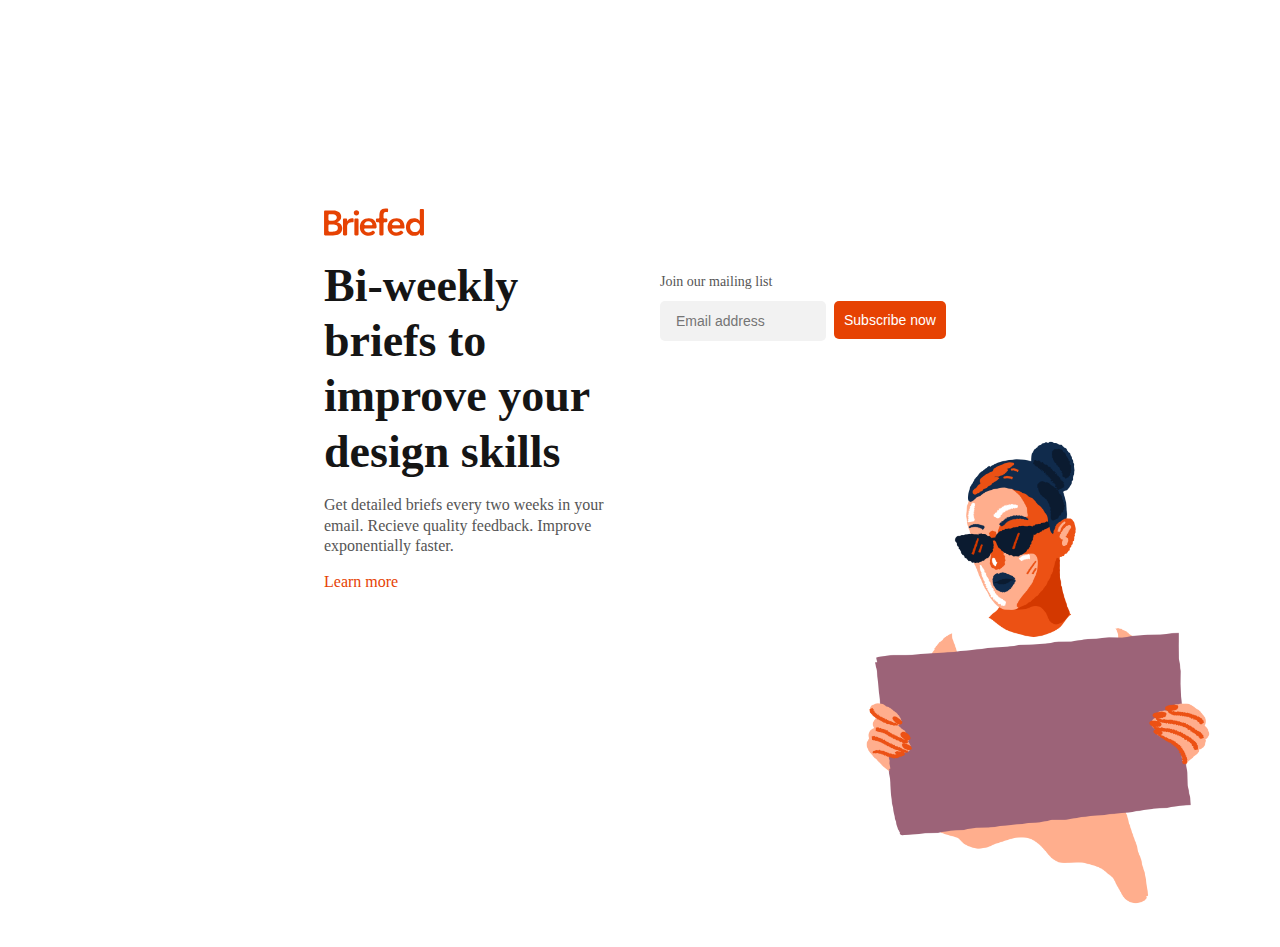
<file: index.html>
<!DOCTYPE html>
<html>
<head>
	<title>Briefed</title>
	<link rel="stylesheet" type="text/css" href="test.css">
</head>
<body>
<div class="row" class="header">
	<div><a class="logo" href=" "></a></div>
</div>
	<div class="row">
		<div class="column_left">
			<h1>Bi-weekly briefs to improve your design skills</h1>
<p> Get detailed briefs every two weeks in your email. Recieve quality feedback. Improve exponentially faster. </p>
<a href="https://www.google.com" class="underline">Learn more</a>
		</div>
		<div class="column_right">

			<h2> Join our mailing list </h2>
<div class="field">
<input placeholder="Email address" type="text" name="signup[email]" id="signup_email">
</div>  
<button class="button"> Subscribe now</button>
		</div>
	</div>
 <img class="image" src="https://ayushipareek.github.io/Website/images/girl.png">
</body>
</html>
</file>
<file: test.css>
body{
	margin: 20, auto;
	}
	.row{
		margin: auto;
    display: flex;
    max-width: 50%;
    
}
    .logo{
    	background: url(https://ayushipareek.github.io/Website/images/logo.svg) no-repeat;
		height: 40px;
		display: inline-block;
		background-size: 100px;
    	width: 150px;
    	margin-top: 200px;
    }

	h1{
			color: #151515;
			font-family: inter;
			font-size: 46px;
            font-weight: 600;
            line-height: 120%;
            padding: 0;
            margin-block-end: 8px;
            margin-block-start:6px;
		}
		h2{
			color: #555555;
			font-family: inter;
			font-size: 14px;
            font-weight: 400;
            line-height: 110%;
		}
		p{
			font-size: 16px;
			color: #555555;
			line-height: 130%;
			font-family: inter;
		}
		a{
			font-weight: 400;
		    font-size: 16px;
			color: #E64203;
			font-family: inter;
			display: inline;
			position: relative;
			text-decoration: none;
			}
		.underline {
		  display: inline;
		  position: relative;
		  overflow: hidden;
		}
		.underline:after {
		  content: "";
		  position: absolute;
		  z-index: -1;
		  left: 0;
		  right: 100%;
		  bottom: -5px;
		  background: #E64203;
		  height: 2px;
		  transition-property: left right;
		  transition-duration: 0.3s;
		  transition-timing-function: ease-out;
		}
		.underline:hover:after,
		.underline:focus:after,
		.underline:active:after {
		  right: 0;
		}
		.column_left{
			flex: 50%;
			max-width: 600px;
			margin-left: auto;
			margin-right: auto;
			padding-right: 40px;
		}
		.column_right{
			margin-block-start:10px;
			flex: 50%;
			max-width: 600px;
			margin-left: auto;
			margin-right: auto;
				}
		input[type="text"], input[type=email], input[type="password"], textarea, select {
			height: 38px;
			color: #080808;
			outline: none;
			border: none;
			display: block;
			border-radius: 5px;
			background: #F2F2F2;
			width: 50%;
		}
		.field input, .field select {
            font-size: 14px;
             float: left;
             padding-left: 16px;
         }
         .button{
         	background-color: #E64203;
         	border: none;
         	height: 38px;
         	outline: none;
         	border-radius: 5px;
         	color: #ffffff;
         	font-weight: 300;
         	padding-left: 10px;
         	padding-right: 10px;
         	font-size: 14px;
         	margin-left: 8px;
         }
         .button:hover{
         	background-color: #bf3401;
         }
         .image{
        max-width:40%;
        display: block;
        float: right;
        margin-top: -150px;

     }
</file>
